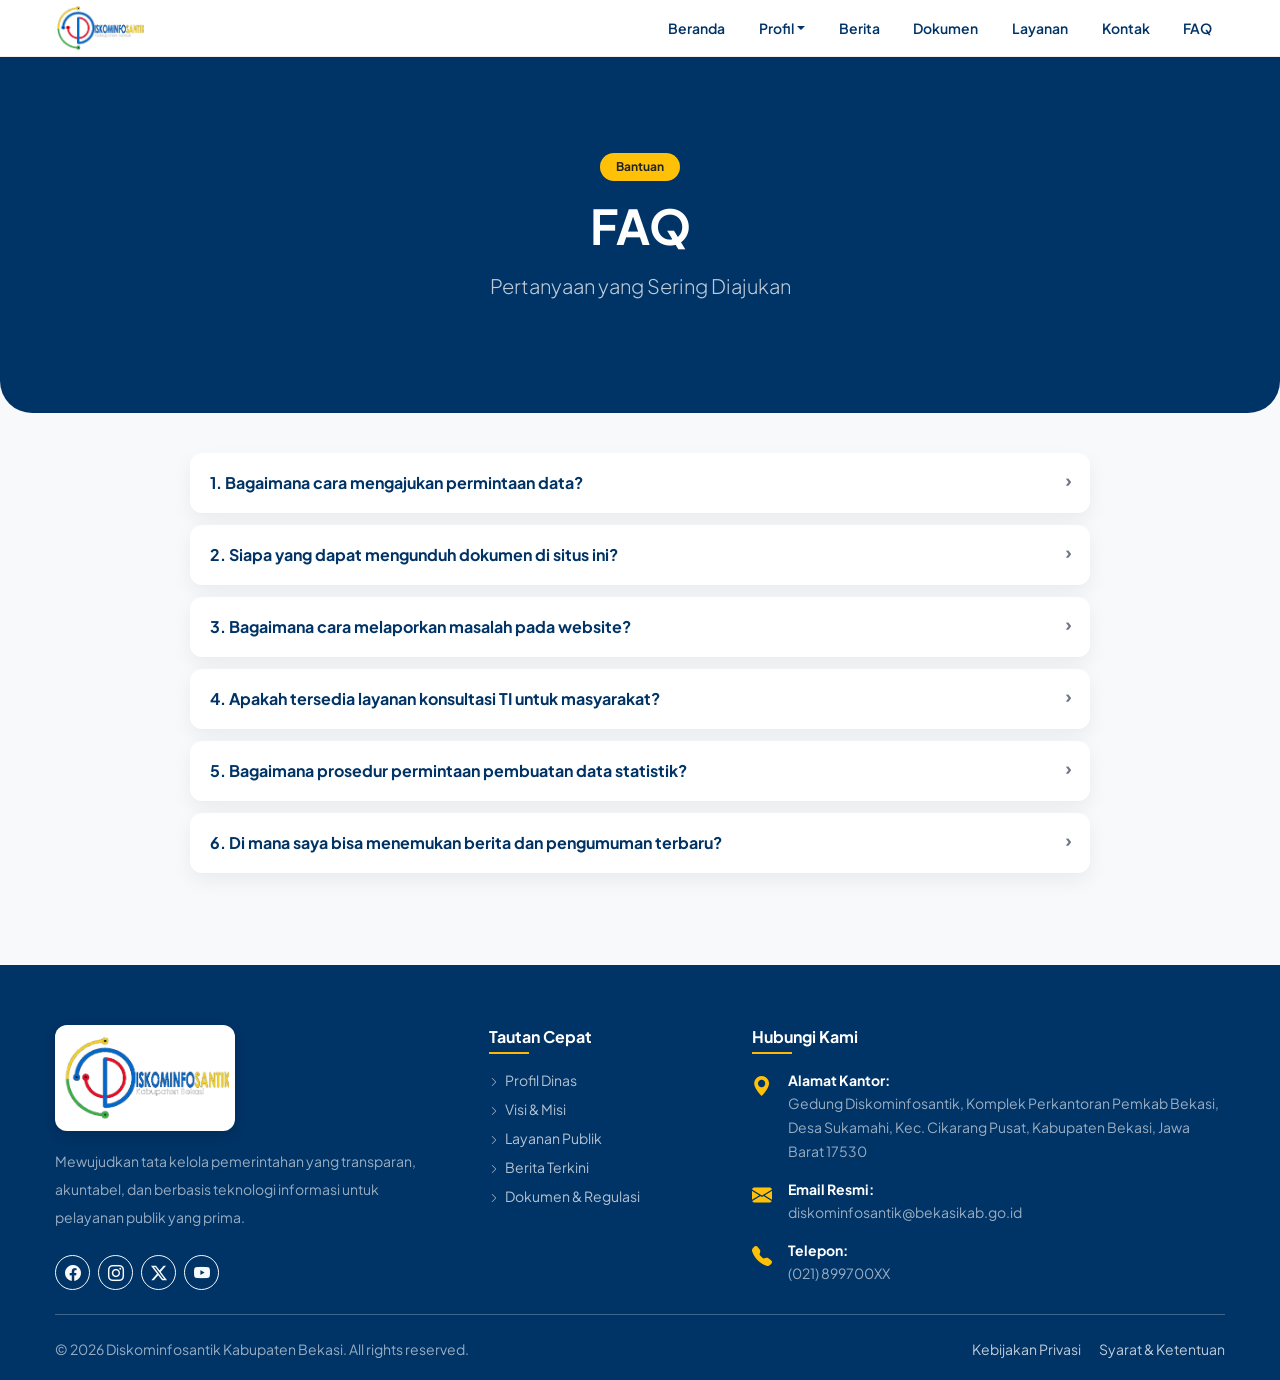
<file: pengunjung/faq.html>
<!DOCTYPE html>
<html lang="id">
  <head>
    <meta charset="utf-8"/>
    <meta name="viewport" content="width=device-width, initial-scale=1"/>
    <title>FAQ - Diskominfosantik</title>
    <link href="https://cdn.jsdelivr.net/npm/bootstrap@5.3.0/dist/css/bootstrap.min.css" rel="stylesheet">
    <link href="https://fonts.googleapis.com/css2?family=Plus+Jakarta+Sans:wght@400;600;700&display=swap" rel="stylesheet">
    <link rel="stylesheet" href="https://cdn.jsdelivr.net/npm/bootstrap-icons@1.11.0/font/bootstrap-icons.css">
    <link rel="stylesheet" href="../style.css">
  </head>
  <body>
    <div data-include="navbar.html"></div>
    <section class="py-5 bg-navy text-white text-center rounded-bottom-5">
      <div class="container py-5">
        <span class="badge bg-warning text-dark mb-3 px-3 py-2 fw-bold rounded-pill">Bantuan</span>
        <h1 class="display-5 fw-bold mb-3">FAQ</h1>
        <p class="opacity-75 lead">Pertanyaan yang Sering Diajukan</p>
      </div>
    </section>

    <main class="container" style="padding: 40px 15px">
      <section class="faq-container">
        <article class="faq-item">
          <button class="faq-question">
            1. Bagaimana cara mengajukan permintaan data?
          </button>
          <div class="faq-answer">
            Anda dapat mengajukan permintaan data melalui halaman
            <a href="layanan.php">Layanan</a> atau menghubungi kontak yang
            tercantum di bagian footer.
          </div>
        </article>

        <article class="faq-item">
          <button class="faq-question">
            2. Siapa yang dapat mengunduh dokumen di situs ini?
          </button>
          <div class="faq-answer">
            Dokumen publik dapat diunduh oleh siapa saja. Dokumen internal hanya
            tersedia untuk pegawai terkait.
          </div>
        </article>

        <article class="faq-item">
          <button class="faq-question">
            3. Bagaimana cara melaporkan masalah pada website?
          </button>
          <div class="faq-answer">
            Kirimkan laporan melalui kontak di footer atau lewat email resmi
            dinas yang tersedia pada halaman Kontak.
          </div>
        </article>

        <article class="faq-item">
          <button class="faq-question">
            4. Apakah tersedia layanan konsultasi TI untuk masyarakat?
          </button>
          <div class="faq-answer">
            Beberapa layanan konsultasi tersedia; silakan lihat halaman
            <a href="layanan.php">Layanan</a> untuk detail dan jadwal
            pendaftaran.
          </div>
        </article>

        <article class="faq-item">
          <button class="faq-question">
            5. Bagaimana prosedur permintaan pembuatan data statistik?
          </button>
          <div class="faq-answer">
            Ajukan permintaan resmi melalui formulir pada halaman
            <a href="layanan.php">Layanan</a> atau hubungi seksi statistik untuk
            panduan lengkap.
          </div>
        </article>

        <article class="faq-item">
          <button class="faq-question">
            6. Di mana saya bisa menemukan berita dan pengumuman terbaru?
          </button>
          <div class="faq-answer">
            Kunjungi halaman <a href="berita.php">Berita</a> untuk daftar
            artikel dan pengumuman terbaru dari dinas.
          </div>
        </article>
      </section>
    </main>

    <div data-include="footer.html"></div>

    <script src="https://cdn.jsdelivr.net/npm/bootstrap@5.3.0/dist/js/bootstrap.bundle.min.js"></script>
    <script src="../script.js"></script>
  </body>
</html>
</file>
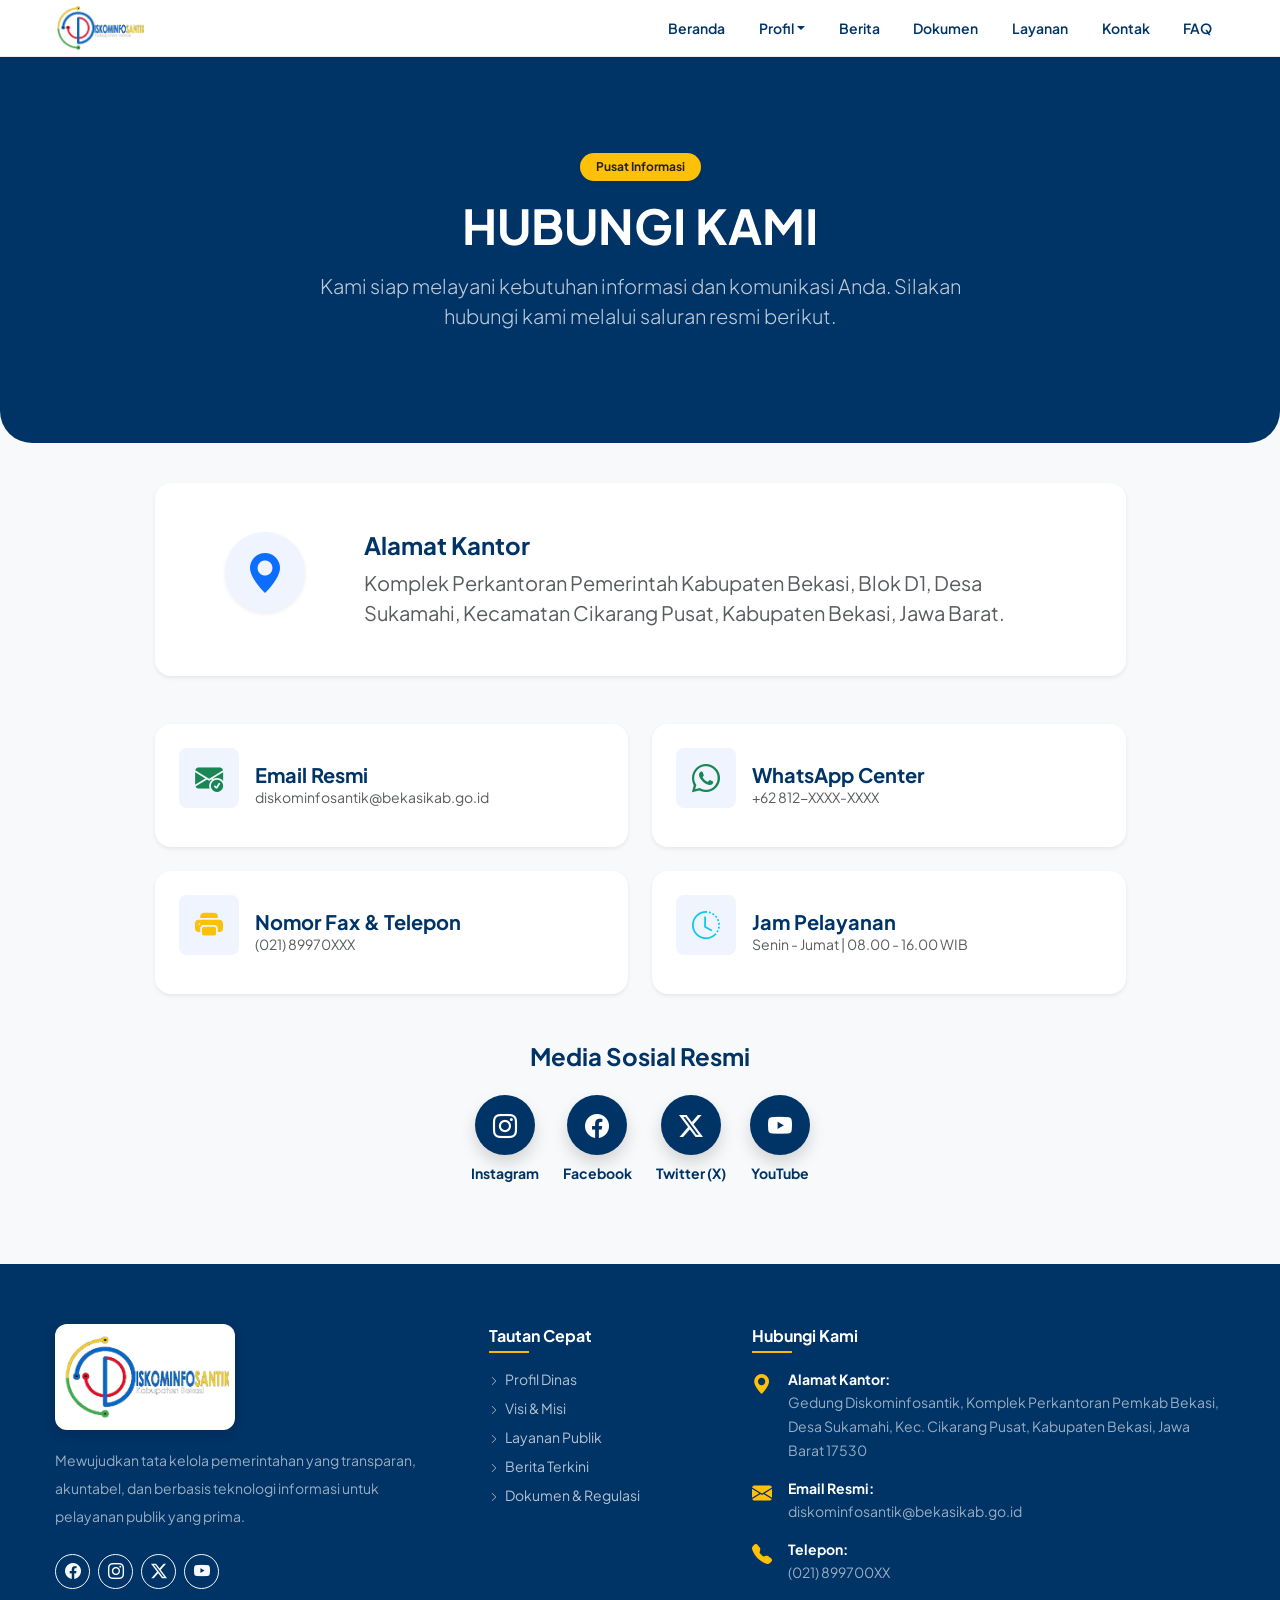
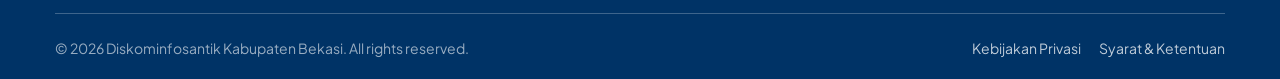
<file: pengunjung/kontak.html>
<!DOCTYPE html>
<html lang="id">
<head>
    <meta charset="UTF-8">
    <meta name="viewport" content="width=device-width, initial-scale=1.0">
    <title>Kontak Kami - Diskominfosantik Kabupaten Bekasi</title>
    <link href="https://cdn.jsdelivr.net/npm/bootstrap@5.3.0/dist/css/bootstrap.min.css" rel="stylesheet">
    <link href="https://fonts.googleapis.com/css2?family=Plus+Jakarta+Sans:wght@400;600;700&display=swap" rel="stylesheet">
    <link rel="stylesheet" href="https://cdn.jsdelivr.net/npm/bootstrap-icons@1.11.0/font/bootstrap-icons.css">
    <link rel="stylesheet" href="../style.css">
</head>
<body>

    <div data-include="navbar.html"></div>

    <section class="py-5 bg-navy text-white text-center rounded-bottom-5">
        <div class="container py-5">
            <span class="badge bg-warning text-dark mb-3 px-3 py-2 fw-bold rounded-pill shadow-sm">Pusat Informasi</span>
            <h1 class="display-5 fw-bold mb-3 text-white">HUBUNGI KAMI</h1>
            <p class="opacity-75 lead mx-auto" style="max-width: 700px;">
                Kami siap melayani kebutuhan informasi dan komunikasi Anda. Silakan hubungi kami melalui saluran resmi berikut.
            </p>
        </div>
    </section>

    <section class="py-3">
        <div class="container py-4">
            <div class="row g-4 justify-content-center">
                <div class="col-lg-10">
                    <div class="card p-4 p-md-5 border-0 shadow-sm rounded-4 mb-4">
                        <div class="row align-items-center">
                            <div class="col-md-2 col-12 text-center mb-3 mb-md-0">
                                <div class="icon-box bg-white text-primary rounded-circle shadow-sm d-flex align-items-center justify-content-center mx-auto" style="background-color: #f0f4ff !important; width: 80px; height: 80px;">
                                    <i class="bi bi-geo-alt-fill fs-1"></i>
                                </div>
                            </div>
                            <div class="col-md-10 col-12 text-center text-md-start ps-md-4">
                                <h4 class="fw-bold text-navy mb-2">Alamat Kantor</h4>
                                <p class="text-muted mb-0 fs-5 lh-base">
                                    Komplek Perkantoran Pemerintah Kabupaten Bekasi, Blok D1, Desa Sukamahi, Kecamatan Cikarang Pusat, Kabupaten Bekasi, Jawa Barat.
                                </p>
                            </div>
                        </div>
                    </div>
                </div>

                <div class="col-lg-10">
                    <div class="row g-4">
                        <div class="col-md-6">
                            <div class="card p-4 border-0 shadow-sm rounded-4 h-100">
                                <div class="d-flex align-items-center">
                                    <div class="icon-box bg-success bg-opacity-10 text-success rounded-3 p-3 me-3 d-flex align-items-center justify-content-center" style=" background-color: #f0f4ff !important; width: 60px; height: 60px;">
                                        <i class="bi bi-envelope-check-fill fs-3"></i>
                                    </div>
                                    <div>
                                        <h5 class="fw-bold text-navy mb-0">Email Resmi</h5>
                                        <p class="text-muted mb-0 small">diskominfosantik@bekasikab.go.id</p>
                                    </div>
                                </div>
                            </div>
                        </div>

                        <div class="col-md-6">
                            <div class="card p-4 border-0 shadow-sm rounded-4 h-100">
                                <div class="d-flex align-items-center">
                                    <div class="icon-box bg-success bg-opacity-10 text-success rounded-3 p-3 me-3 d-flex align-items-center justify-content-center" style=" background-color: #f0f4ff !important; width: 60px; height: 60px;">
                                        <i class="bi bi-whatsapp fs-3"></i>
                                    </div>
                                    <div>
                                        <h5 class="fw-bold text-navy mb-0">WhatsApp Center</h5>
                                        <p class="text-muted mb-0 small">+62 812-XXXX-XXXX</p>
                                    </div>
                                </div>
                            </div>
                        </div>

                        <div class="col-md-6">
                            <div class="card p-4 border-0 shadow-sm rounded-4 h-100">
                                <div class="d-flex align-items-center">
                                    <div class="icon-box bg-warning bg-opacity-10 text-warning rounded-3 p-3 me-3 d-flex align-items-center justify-content-center" style="background-color: #f0f4ff !important; width: 60px; height: 60px;">
                                        <i class="bi bi-printer-fill fs-3"></i>
                                    </div>
                                    <div>
                                        <h5 class="fw-bold text-navy mb-0">Nomor Fax & Telepon</h5>
                                        <p class="text-muted mb-0 small">(021) 89970XXX</p>
                                    </div>
                                </div>
                            </div>
                        </div>

                        <div class="col-md-6">
                            <div class="card p-4 border-0 shadow-sm rounded-4 h-100">
                                <div class="d-flex align-items-center">
                                    <div class="icon-box bg-info bg-opacity-10 text-info rounded-3 p-3 me-3 d-flex align-items-center justify-content-center" style="background-color: #f0f4ff !important; width: 60px; height: 60px;">
                                        <i class="bi bi-clock-history fs-3"></i>
                                    </div>
                                    <div>
                                        <h5 class="fw-bold text-navy mb-0">Jam Pelayanan</h5>
                                        <p class="text-muted mb-0 small">Senin - Jumat | 08.00 - 16.00 WIB</p>
                                    </div>
                                </div>
                            </div>
                        </div>
                    </div>
                </div>

                <div class="col-lg-10 text-center mt-5">
                    <h4 class="fw-bold text-navy mb-4">Media Sosial Resmi</h4>
                    <div class="d-flex justify-content-center flex-wrap gap-4">
                        <a href="#" class="text-decoration-none text-center">
                            <div class="icon-box bg-navy text-white rounded-circle shadow d-flex align-items-center justify-content-center mb-2 mx-auto" style="width: 60px; height: 60px;">
                                <i class="bi bi-instagram fs-4"></i>
                            </div>
                            <small class="fw-bold text-navy d-block">Instagram</small>
                        </a>
                        <a href="#" class="text-decoration-none text-center">
                            <div class="icon-box bg-navy text-white rounded-circle shadow d-flex align-items-center justify-content-center mb-2 mx-auto" style="width: 60px; height: 60px;">
                                <i class="bi bi-facebook fs-4"></i>
                            </div>
                            <small class="fw-bold text-navy d-block">Facebook</small>
                        </a>
                        <a href="#" class="text-decoration-none text-center">
                            <div class="icon-box bg-navy text-white rounded-circle shadow d-flex align-items-center justify-content-center mb-2 mx-auto" style="width: 60px; height: 60px;">
                                <i class="bi bi-twitter-x fs-4"></i>
                            </div>
                            <small class="fw-bold text-navy d-block">Twitter (X)</small>
                        </a>
                        <a href="#" class="text-decoration-none text-center">
                            <div class="icon-box bg-navy text-white rounded-circle shadow d-flex align-items-center justify-content-center mb-2 mx-auto" style="width: 60px; height: 60px;">
                                <i class="bi bi-youtube fs-4"></i>
                            </div>
                            <small class="fw-bold text-navy d-block">YouTube</small>
                        </a>
                    </div>
                </div>

            </div>
        </div>
    </section>

    <div data-include="footer.html"></div>

    <script src="https://cdn.jsdelivr.net/npm/bootstrap@5.3.0/dist/js/bootstrap.bundle.min.js"></script>
    <script src="../script.js"></script>
</body>
</html>
</file>
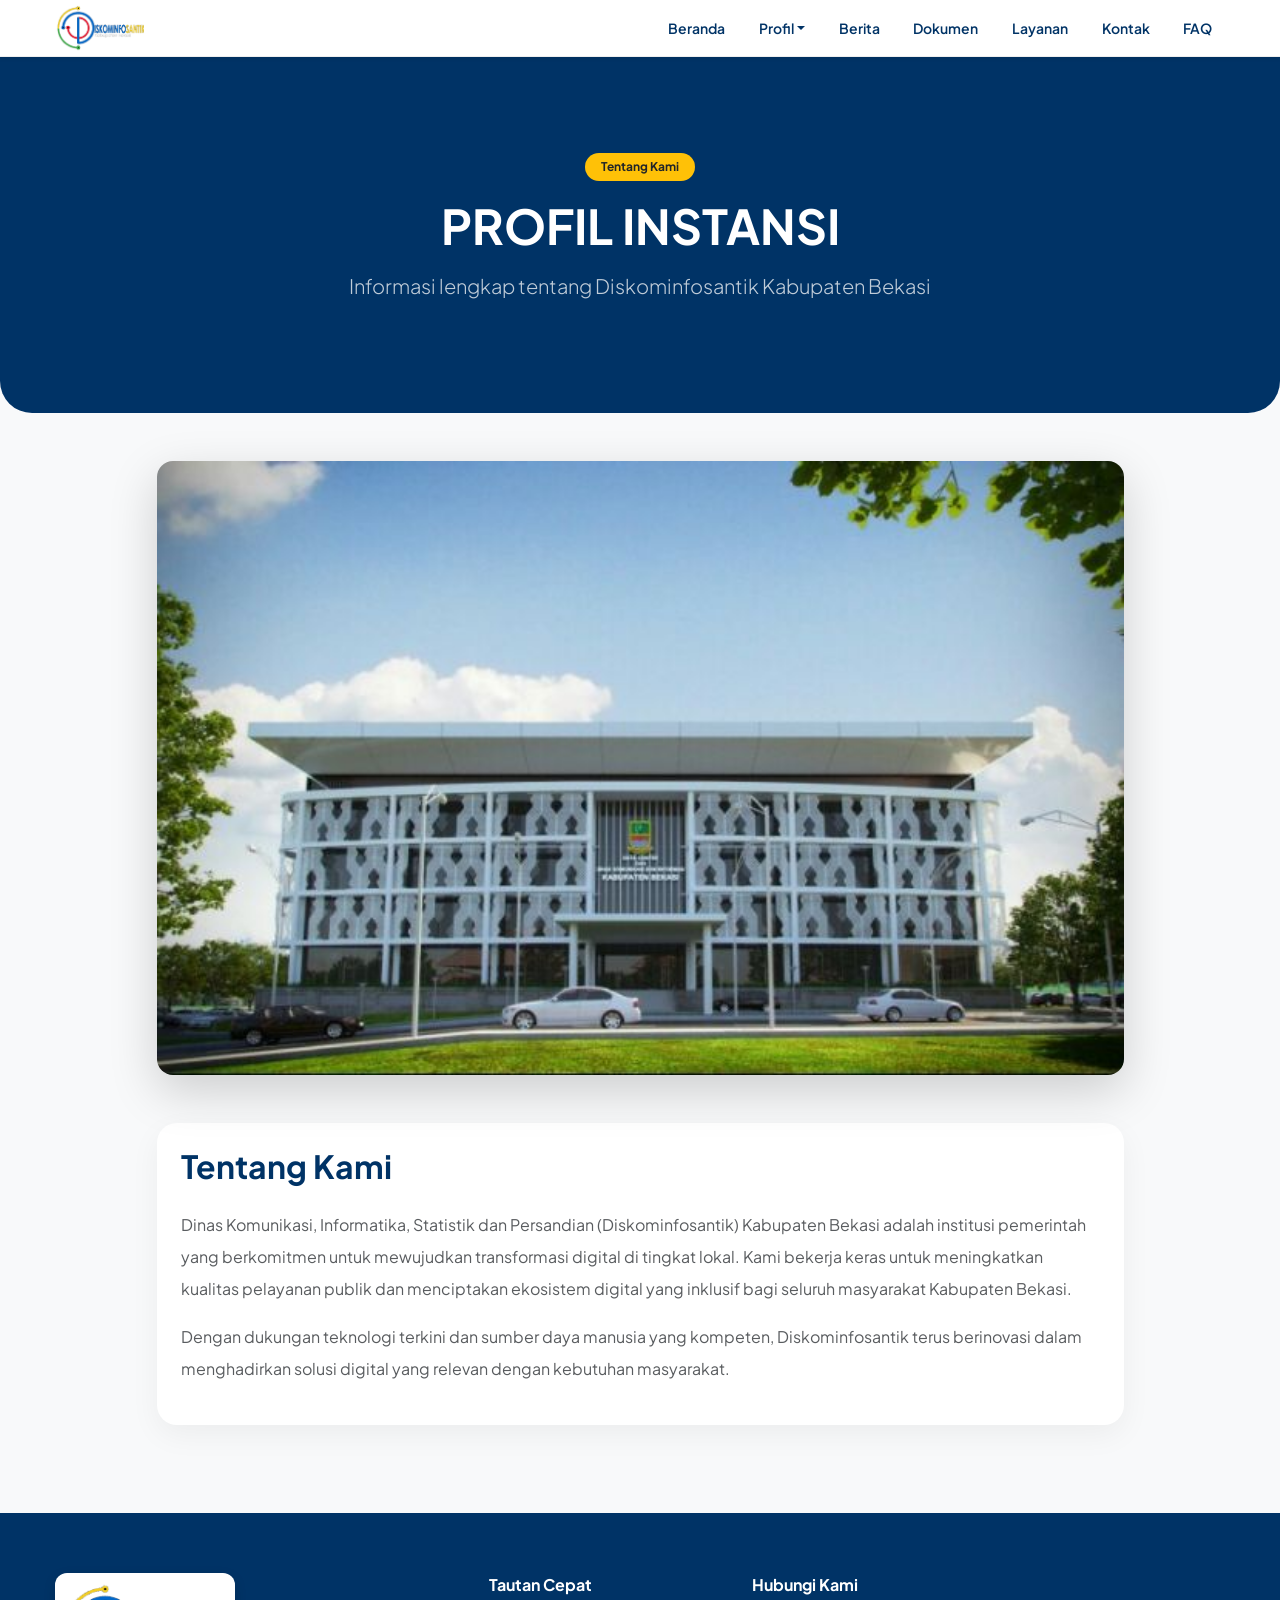
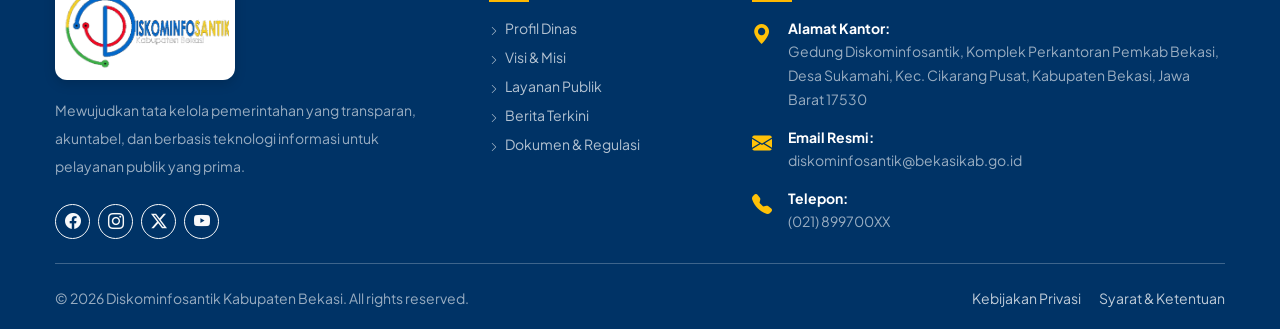
<file: pengunjung/profil.html>
<!DOCTYPE html>
<html lang="id">
  <head>
    <meta charset="UTF-8">
    <meta name="viewport" content="width=device-width, initial-scale=1.0">
    <title>Profil - Diskominfosantik Kabupaten Bekasi</title>
    <link href="https://cdn.jsdelivr.net/npm/bootstrap@5.3.0/dist/css/bootstrap.min.css" rel="stylesheet">
    <link href="https://fonts.googleapis.com/css2?family=Plus+Jakarta+Sans:wght@400;600;700&display=swap" rel="stylesheet">
    <link rel="stylesheet" href="https://cdn.jsdelivr.net/npm/bootstrap-icons@1.11.0/font/bootstrap-icons.css">
    <link rel="stylesheet" href="../style.css">
  </head>
  <body>
    <div data-include="navbar.html"></div>

    <section class="py-5 bg-navy text-white text-center rounded-bottom-5">
      <div class="container py-5">
        <span class="badge bg-warning text-dark mb-3 px-3 py-2 fw-bold rounded-pill">Tentang Kami</span>
        <h1 class="display-5 fw-bold mb-3">PROFIL INSTANSI</h1>
        <p class="opacity-75 lead">Informasi lengkap tentang Diskominfosantik Kabupaten Bekasi</p>
      </div>
    </section>

    <section class="py-5">
      <div class="container">
        <div class="row g-5 justify-content-center">
          <div class="col-lg-10">
            <img
              src="../assets/img/gambar gedung.jpg"
              class="img-fluid rounded-4 shadow-lg mb-5 w-100"
              alt="Gedung Instansi"
              style="object-fit: contain; width: 100%"
            />
            <div
              class="p-4"
              style="
                background: white;
                border-radius: 20px;
                box-shadow: 0 10px 30px rgba(0, 0, 0, 0.05);
              "
            >
              <h2 class="fw-bold text-navy mb-4">Tentang Kami</h2>
              <p class="text-muted lh-lg">
                Dinas Komunikasi, Informatika, Statistik dan Persandian
                (Diskominfosantik) Kabupaten Bekasi adalah institusi pemerintah
                yang berkomitmen untuk mewujudkan transformasi digital di
                tingkat lokal. Kami bekerja keras untuk meningkatkan kualitas
                pelayanan publik dan menciptakan ekosistem digital yang inklusif
                bagi seluruh masyarakat Kabupaten Bekasi.
              </p>
              <p class="text-muted lh-lg">
                Dengan dukungan teknologi terkini dan sumber daya manusia yang
                kompeten, Diskominfosantik terus berinovasi dalam menghadirkan
                solusi digital yang relevan dengan kebutuhan masyarakat.
              </p>
            </div>
          </div>
        </div>
      </div>
    </section>

    <div data-include="footer.html"></div>

    <script src="https://cdn.jsdelivr.net/npm/bootstrap@5.3.0/dist/js/bootstrap.bundle.min.js"></script>
    <script src="../script.js"></script>
  </body>
</html>
</file>
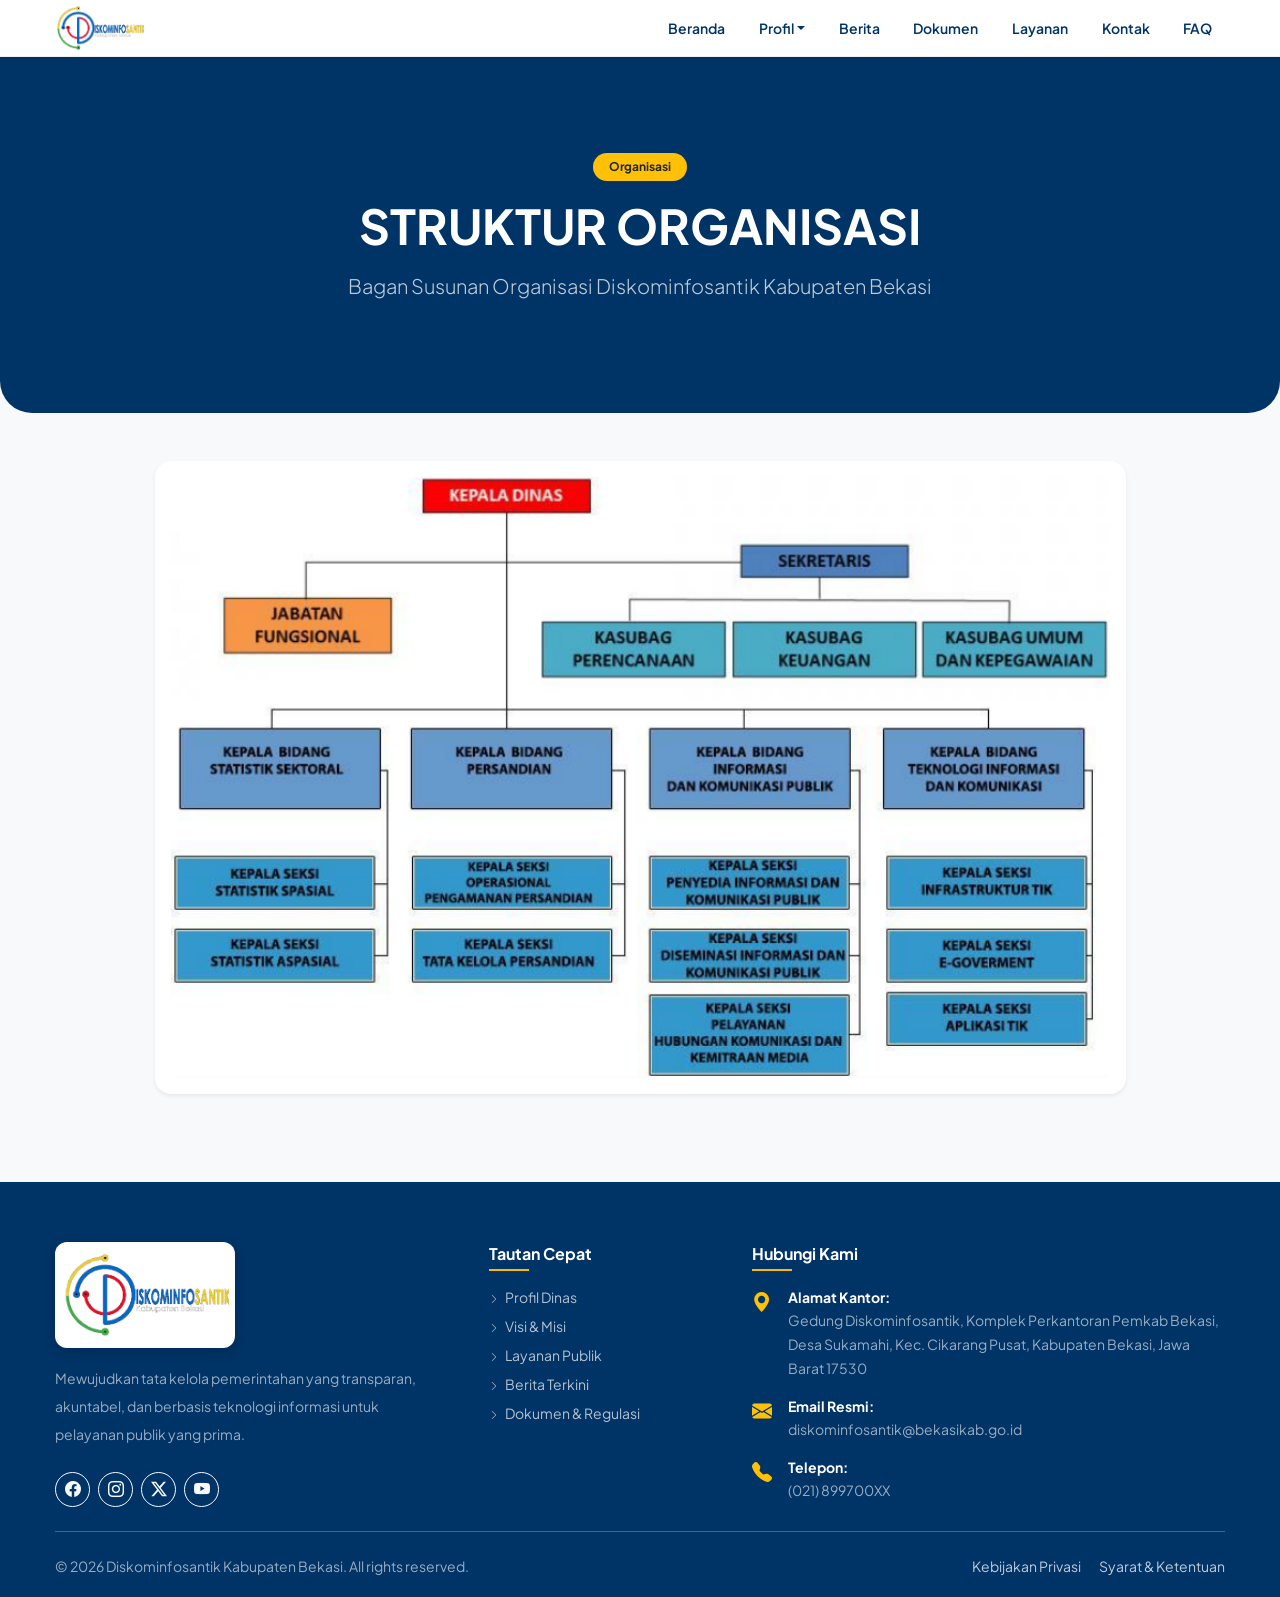
<file: pengunjung/struktur-organisasi.html>
<!DOCTYPE html>
<html lang="id">
  <head>
    <meta charset="UTF-8">
    <meta name="viewport" content="width=device-width, initial-scale=1.0">
    <title>Struktur Organisasi - Diskominfosantik Kabupaten Bekasi</title>
    <link href="https://cdn.jsdelivr.net/npm/bootstrap@5.3.0/dist/css/bootstrap.min.css" rel="stylesheet">
    <link href="https://fonts.googleapis.com/css2?family=Plus+Jakarta+Sans:wght@400;600;700&display=swap" rel="stylesheet">
    <link rel="stylesheet" href="https://cdn.jsdelivr.net/npm/bootstrap-icons@1.11.0/font/bootstrap-icons.css">
    <link rel="stylesheet" href="../style.css">
  </head>
  <body>
    <div data-include="navbar.html"></div>

    <section class="py-5 bg-navy text-white text-center rounded-bottom-5">
      <div class="container py-5">
        <span class="badge bg-warning text-dark mb-3 px-3 py-2 fw-bold rounded-pill">Organisasi</span>
        <h1 class="display-5 fw-bold mb-3">STRUKTUR ORGANISASI</h1>
        <p class="opacity-75 lead">
          Bagan Susunan Organisasi Diskominfosantik Kabupaten Bekasi
        </p>
      </div>
    </section>

    <section class="py-5">
      <div class="container">
        <div class="row justify-content-center">
          <div class="col-lg-10 text-center">
            
            <div class="card border-0 shadow-sm rounded-4 overflow-hidden p-3 bg-white">
              <img 
                src="../assets/img/struktur-organisasi.png" 
                class="img-fluid rounded-3 w-100" 
                alt="Bagan Struktur Organisasi Diskominfosantik"
                onerror="this.src='https://via.placeholder.com/1200x800?text=Gambar+Struktur+Organisasi+Belum+Diupload'"
              >
            </div>

          </div>
        </div>
      </div>
    </section>

    <div data-include="footer.html"></div>

    <script src="https://cdn.jsdelivr.net/npm/bootstrap@5.3.0/dist/js/bootstrap.bundle.min.js"></script>
    <script src="../script.js"></script>
  </body>
</html>
</file>
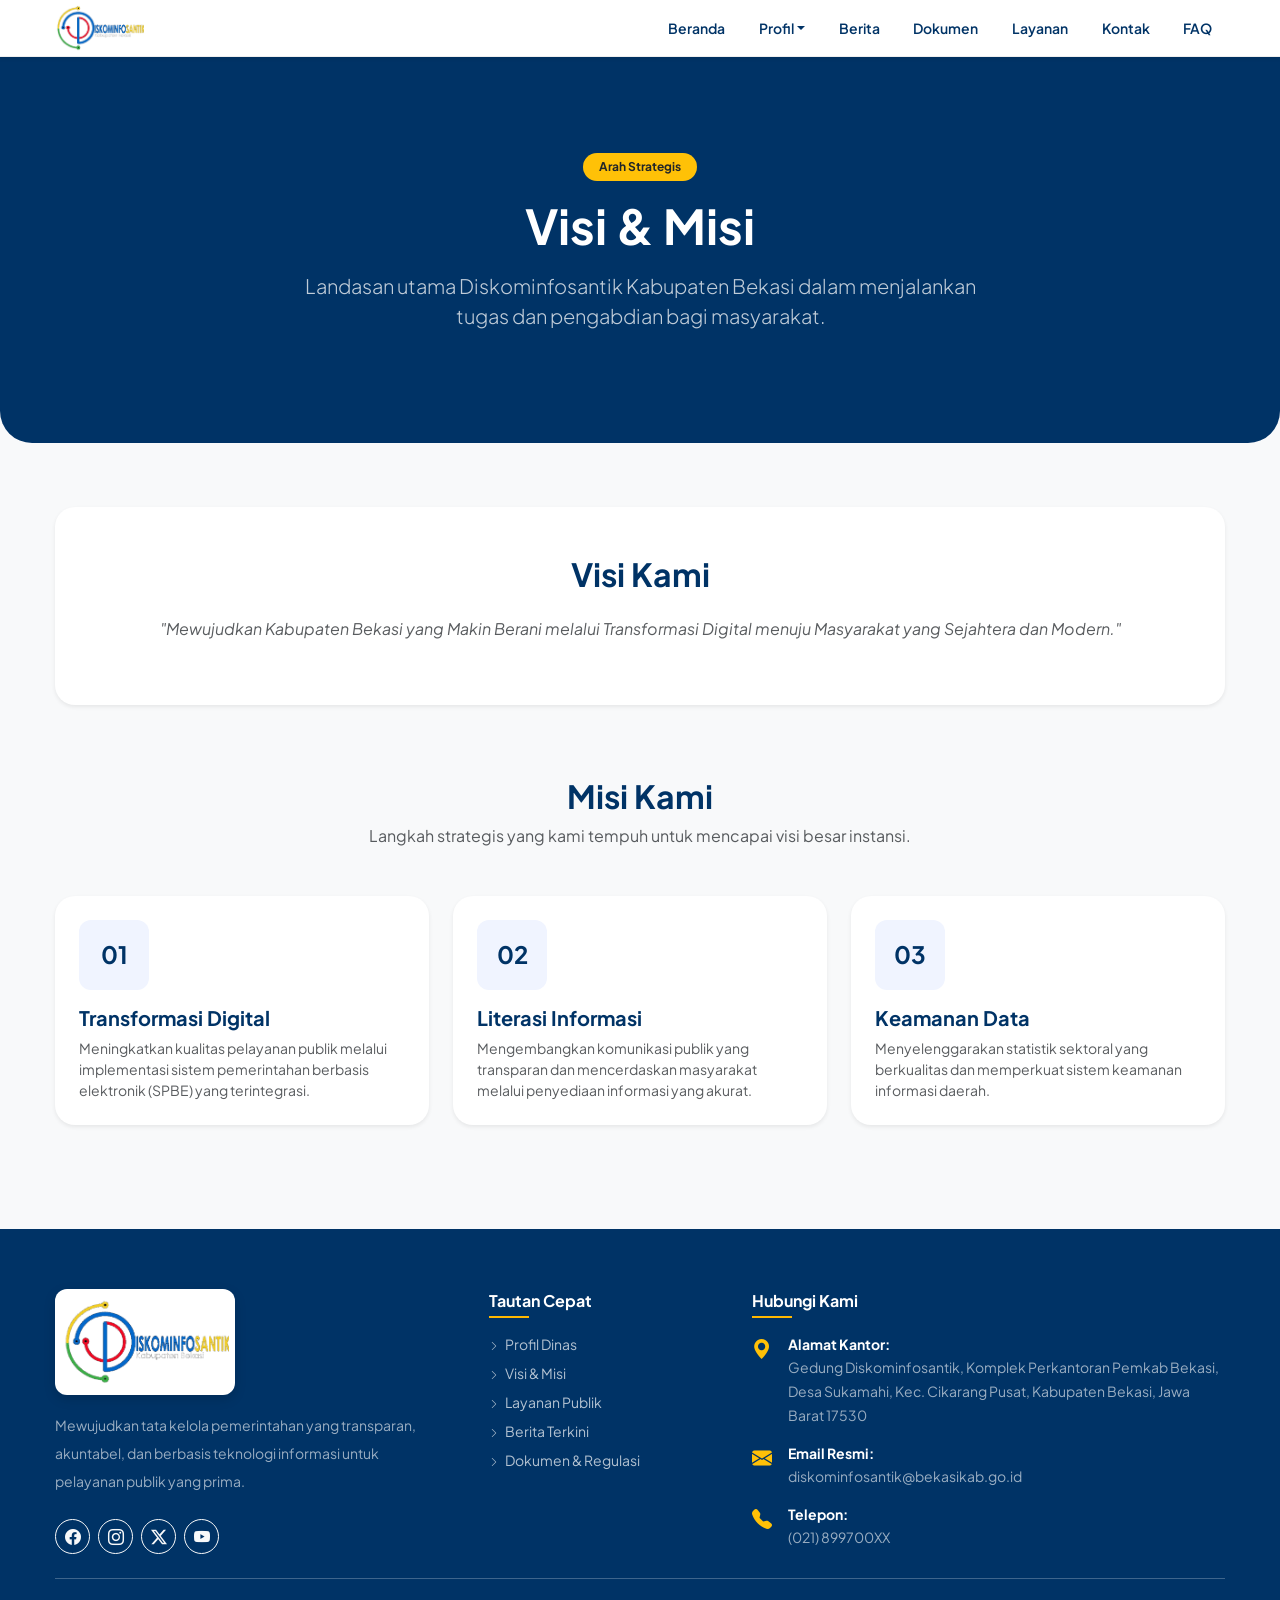
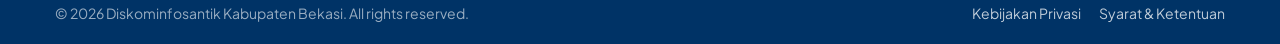
<file: pengunjung/visidanmisi.html>
<!DOCTYPE html>
<html lang="id">
<head>
    <meta charset="UTF-8">
    <meta name="viewport" content="width=device-width, initial-scale=1.0">
    <title>Visi & Misi - Diskominfosantik Kabupaten Bekasi</title>
    <link href="https://cdn.jsdelivr.net/npm/bootstrap@5.3.0/dist/css/bootstrap.min.css" rel="stylesheet">
    <link href="https://fonts.googleapis.com/css2?family=Plus+Jakarta+Sans:wght@400;600;700&display=swap" rel="stylesheet">
    <link rel="stylesheet" href="https://cdn.jsdelivr.net/npm/bootstrap-icons@1.11.0/font/bootstrap-icons.css">
    <link rel="stylesheet" href="../style.css">
</head>
<body>

    <div data-include="navbar.html"></div>

    <section class="py-5 bg-navy text-white rounded-bottom-5">
        <div class="container py-5 text-center">
            <span class="badge bg-warning text-dark mb-3 px-3 py-2 fw-bold rounded-pill">Arah Strategis</span>
            <h1 class="display-5 fw-bold mb-3">Visi & Misi</h1>
            <p class="opacity-75 lead mx-auto" style="max-width: 700px;">
                Landasan utama Diskominfosantik Kabupaten Bekasi dalam menjalankan tugas dan pengabdian bagi masyarakat.
            </p>
        </div>
    </section>

    <section class="py-3">
        <div class="container py-5">
            <div class="row g-5">
                <div class="col-lg-12 mb-4">
                    <div class="card p-5 border-0 shadow-sm text-center bg-white" style="border-radius: 20px;">
                        <h2 class="fw-bold text-navy mb-4">Visi Kami</h2>
                        <p class="fst-italic text-muted lh-base px-lg-5">
                            "Mewujudkan Kabupaten Bekasi yang Makin Berani melalui Transformasi Digital menuju Masyarakat yang Sejahtera dan Modern."
                        </p>
                    </div>
                </div>

                <div class="col-lg-12">
                    <div class="text-center mb-5">
                        <h2 class="fw-bold text-navy">Misi Kami</h2>
                        <p class="text-muted">Langkah strategis yang kami tempuh untuk mencapai visi besar instansi.</p>
                    </div>
                    <div class="row g-4 justify-content-center text-start">
                        <div class="col-md-4">
                            <div class="card p-4 h-100 border-0 shadow-sm" style="border-radius: 20px;">
                                <div class="icon-box text-navy mb-3" style="background-color: #f0f4ff !important;">
                                    <span class="h4 fw-bold mb-0">01</span>
                                </div>
                                <h5 class="fw-bold text-navy">Transformasi Digital</h5>
                                <p class="small text-muted mb-0">Meningkatkan kualitas pelayanan publik melalui implementasi sistem pemerintahan berbasis elektronik (SPBE) yang terintegrasi.</p>
                            </div>
                        </div>
                        <div class="col-md-4">
                            <div class="card p-4 h-100 border-0 shadow-sm" style="border-radius: 20px;">
                                <div class="icon-box text-navy mb-3" style="background-color: #f0f4ff !important;">
                                    <span class="h4 fw-bold mb-0">02</span>
                                </div>
                                <h5 class="fw-bold text-navy">Literasi Informasi</h5>
                                <p class="small text-muted mb-0">Mengembangkan komunikasi publik yang transparan dan mencerdaskan masyarakat melalui penyediaan informasi yang akurat.</p>
                            </div>
                        </div>
                        <div class="col-md-4">
                            <div class="card p-4 h-100 border-0 shadow-sm" style="border-radius: 20px;">
                                <div class="icon-box text-navy mb-3" style="background-color: #f0f4ff !important;">
                                    <span class="h4 fw-bold mb-0">03</span>
                                </div>
                                <h5 class="fw-bold text-navy">Keamanan Data</h5>
                                <p class="small text-muted mb-0">Menyelenggarakan statistik sektoral yang berkualitas dan memperkuat sistem keamanan informasi daerah.</p>
                            </div>
                        </div>
                    </div>
                </div>
            </div>
        </div>
    </section>

    <div data-include="footer.html"></div>

    <script src="https://cdn.jsdelivr.net/npm/bootstrap@5.3.0/dist/js/bootstrap.bundle.min.js"></script>
    <script src="../script.js"></script>
</body>
</html>
</file>
<file: style.css>
﻿/* ===== GLOBAL STYLES ===== */
:root {
  --sidebar-width: 280px;
}

* {
  margin: 0;
  padding: 0;
  box-sizing: border-box;
}

body {
  font-family: "Plus Jakarta Sans", sans-serif;
  background-color: #f8f9fa;
  margin: 0;
  padding: 0;
}

.container {
  max-width: 1200px !important;
  width: 100%;
  margin: 0 auto;
  padding: 0 15px;
}

/* ===== COLOR UTILITIES ===== */
.bg-navy {
  background-color: #003366;
}

.text-navy {
  color: #003366;
}

.text-gold {
  color: #ffb800;
}

.bg-purple {
  background-color: #a855f7;
}

.text-purple {
  color: #a855f7;
}

.bg-orange {
  background-color: #f97316;
}

.text-orange {
  color: #f97316;
}

.bg-teal {
  background-color: #14b8a6;
}

.text-teal {
  color: #14b8a6;
}

.bg-pink {
  background-color: #ec4899;
}

.text-pink {
  color: #ec4899;
}

.border-navy {
  border: 2px solid #003366 !important;
}

/* ===== NAVBAR STYLES ===== */
.navbar {
  background: white;
  border-bottom: 1px solid #eee;
  padding: 0.2rem 0 !important;
  min-height: 55px;
}

.navbar-brand {
  padding-top: 0 !important;
  padding-bottom: 0 !important;
}

.navbar-nav .nav-link {
  font-size: 14px;
  padding: 0.5rem 0.8rem !important;
}

.navbar-brand .logo-box{
  height: 50px;
  width: auto;
  object-fit: contain;
}

.brand-text .text-navy {
  color: #003366;
}

.kepanjangan-text {
  font-size: 10px;
  line-height: 1.2;
  max-width: 300px;
  font-weight: 500;
}

.dropdown-menu {
  padding: 1rem;
  min-width: 200px;
  box-shadow: 0 10px 30px rgba(0, 0, 0, 0.1) !important;
}

.dropdown-item {
  padding: 0.6rem 1rem;
  border-radius: 8px;
  font-size: 14px;
  font-weight: 500;
  color: #475569;
}

.dropdown-item:hover {
  background-color: #f1f5f9;
  color: #003366;
}

/* ===== HERO SECTION ===== */
.hero-section {
  background: linear-gradient(135deg, #0056b3 0%, #003366 100%);
  color: white;
  padding: 80px 0;
  border-radius: 0 0 50px 50px;
  margin-bottom: 0;
}

.hero-img-card {
  background: rgba(255, 255, 255, 0.1);
  backdrop-filter: blur(10px);
  border-radius: 20px;
  padding: 15px;
  border: 1px solid rgba(255, 255, 255, 0.2);
}

/* ===== SERVICE CARDS ===== */
.service-card {
  border: none;
  border-radius: 20px;
  transition: transform 0.3s ease, box-shadow 0.3s ease;
  box-shadow: 0 10px 30px rgba(0, 0, 0, 0.05);
  padding: 20px;
  height: 100%;
  text-align: center;
  display: flex;
  flex-direction: column;
  align-items: center;
}

.service-card:hover {
  transform: translateY(-10px);
  box-shadow: 0 15px 30px rgba(0, 51, 102, 0.1) !important;
}

.icon-box {
  width: 70px;
  height: 70px;
  border-radius: 12px;
  display: flex;
  align-items: center;
  justify-content: center;
  margin-bottom: 15px;
  background-color: #003366 !important;
}

.service-number {
  font-size: 32px;
  font-weight: 700;
  color: white !important;
}

/* ===== NEWS CARDS ===== */
.news-card-main {
  border-radius: 20px;
  overflow: hidden;
  position: relative;
  color: white;
  height: 400px;
  background-size: cover !important;
  background-position: center !important;
}

.news-overlay {
  background: linear-gradient(to top, rgba(0, 0, 0, 0.8), transparent);
  position: absolute;
  bottom: 0;
  width: 100%;
  padding: 20px;
}

.news-tag {
  position: absolute;
  top: 20px;
  left: 20px;
  z-index: 2;
}

.news-card-small {
  border: none;
  border-radius: 20px;
  transition: all 0.3s;
  background: #fff;
}

.news-card-small:hover {
  background: #f1f5f9;
}

.img-news-small {
  width: 100%;
  height: 100px;
  object-fit: cover;
  border-radius: 12px;
}

/* ===== SAMBUTAN SECTION ===== */
.sambutan-card {
  border: none;
  border-radius: 30px;
  box-shadow: 0 20px 40px rgba(0, 0, 0, 0.05);
  overflow: hidden;
}

.quote-icon {
  width: 60px;
  height: 60px;
  background: var(--gold-accent);
  color: white;
  border-radius: 15px;
  display: flex;
  align-items: center;
  justify-content: center;
  font-size: 24px;
  margin-bottom: 25px;
}

.sambutan-text {
  line-height: 1.8;
  color: var(--text-muted);
}

/* ===== BUTTON STYLES ===== */
.btn-outline-navy {
  border: 2px solid #003366;
  color: #003366;
  font-weight: 600;
  transition: all 0.3s;
}

.btn-outline-navy:hover {
  background-color: #003366;
  color: #ffffff;
}

.btn-navy-dark {
  background-color: #003366;
  color: white;
  transition: all 0.3s;
}

.btn-navy-dark:hover {
  background-color: #002347;
  color: white;
  transform: translateY(-3px);
  box-shadow: 0 10px 20px rgba(0, 51, 102, 0.2);
}

/* ===== ARTICLE SECTION ===== */
.article-body p {
  margin-bottom: 1.5rem;
  color: #475569;
  line-height: 1.8;
}

.article-body .content-text p {
  margin-bottom: 1.5rem;
  font-size: 1.1rem;
}

.breadcrumb-item + .breadcrumb-item::before {
  content: "|";
  color: #cbd5e1;
}

/* ===== GENERAL SECTION ===== */
section {
  margin-left: auto;
  margin-right: auto;
}

/* ===== FOOTER ===== */
footer {
  background: #003366;
  color: rgba(255, 255, 255, 0.8);
  padding: 60px 0 20px;
  margin-top: 40px;
}

#footer .logo-box {
  width: 180px;
  height: auto;
  object-fit: contain;
  background-color: #ffffff; 
  padding: 6px;
  border-radius: 12px;
  box-shadow: 0 4px 12px rgba(0, 0, 0, 0.15);
  margin-right: 15px; 
}

#footer a.link-light {
  color: rgba(255, 255, 255, 0.7) !important;
  transition: all 0.3s ease;
}

#footer a.link-light:hover {
  color: #ffb800 !important;
  padding-left: 5px;
}

/* Tombol Sosmed */
.social-btn {
  width: 35px;
  height: 35px;
  display: flex;
  align-items: center;
  justify-content: center;
  transition: all 0.3s;
}

.social-btn:hover {
  background-color: #ffb800;
  border-color: #ffb800;
  color: #003366;
  transform: translateY(-3px);
}

/* ===== SPECIAL EFFECTS ===== */
.shadow-glow-pink {
  box-shadow: 0 0 25px rgba(236, 72, 153, 0.2);
  border: 1px solid rgba(236, 72, 153, 0.3) !important;
}

/* ===== RESPONSIVE DESIGN ===== */
@media (max-width: 768px) {
  .container {
    padding: 0 15px;
  }

  .hero-section {
    padding: 50px 0 30px;
  }

  .service-card {
    padding: 15px;
  }

  .navbar-nav .nav-link {
    font-size: 13px;
    padding: 0.4rem 0.6rem !important;
  }

  .kepanjangan-text {
    font-size: 8px;
  }

  .news-card-main {
    height: 250px;
  }
}

@media (max-width: 576px) {
  .container {
    padding: 0 12px;
  }

  .hero-section {
    padding: 40px 0 20px;
    border-radius: 0 0 30px 30px;
  }

  .service-card {
    padding: 12px;
  }

  .navbar-nav .nav-link {
    font-size: 12px;
    padding: 0.3rem 0.5rem !important;
  }

  .news-card-main {
    height: 200px;
  }
}

/* ===== FAQ / ACCORDION ===== */
.faq-container {
  max-width: 900px;
  margin: 0 auto;
  display: block;
  gap: 12px;
}
.faq-item {
  background: #ffffff;
  border-radius: 12px;
  box-shadow: 0 8px 20px rgba(2, 6, 23, 0.06);
  margin-bottom: 12px;
  overflow: hidden;
  position: relative;
}
.faq-question {
  width: 100%;
  text-align: left;
  padding: 18px 20px;
  padding-right: 48px;
  background: transparent;
  border: none;
  font-size: 16px;
  font-weight: 700;
  color: #003366;
  cursor: pointer;
}
.faq-question:focus {
  outline: none;
}
.faq-answer {
  padding: 0 20px 0 20px;
  color: #475569;
  line-height: 1.7;
  max-height: 0;
  overflow: hidden;
  transition: max-height 0.36s cubic-bezier(0.2, 0.9, 0.2, 1),
    padding 0.28s ease, opacity 0.28s ease;
  opacity: 0;
  display: block;
}
.faq-item.open .faq-answer {
  padding: 12px 20px 18px 20px;
  opacity: 1;
  max-height: 1200px;
}

.faq-question::after {
  content: "\203A";
  position: absolute;
  right: 18px;
  top: 18px;
  transform: rotate(0deg);
  transition: transform 0.28s ease, color 0.2s ease;
  font-size: 18px;
  color: #6b7280;
  line-height: 1;
}
.faq-item.open .faq-question::after {
  transform: rotate(90deg);
  color: #003366;
}
/* ===== ADMIN PAGES STYLES ===== */

.sidebar {
  width: var(--sidebar-width);
  height: 100vh;
  position: fixed;
  background: #003366;
  color: white;
  overflow: hidden;
  transition: all 0.3s;
  z-index: 1000;
  display: flex;
  flex-direction: column;
}

.sidebar .logo-box {
  width: 45px;
  object-fit: contain;
  background-color: white;
  margin-left: 10px;
  margin-right: 15px;
  padding: 2px;
  border-radius: 8px;
}

.nav-admin-link {
  color: rgba(255, 255, 255, 0.7);
  text-decoration: none;
  padding: 12px 25px;
  display: flex;
  align-items: center;
  border-radius: 10px;
  margin: 2px 15px;
  transition: 0.3s;
  flex-shrink: 0;
  font-size: 16px;
  font-weight: 500;
}

.nav-admin-link:hover,
.nav-admin-link.active {
  background: rgba(255, 255, 255, 0.1);
  color: #ffb800;
}

/* Main Content Area */
.main-content {
  margin-left: var(--sidebar-width);
  padding: 30px;
}

/* Admin Cards - Grouped */
.stat-card,
.admin-card,
.card-editor,
.editor-card,
.settings-card,
.message-card,
.user-card {
  border: none;
  border-radius: 20px;
  transition: 0.3s;
}

.admin-card,
.card-editor,
.editor-card,
.settings-card,
.user-card {
  box-shadow: 0 10px 30px rgba(0, 0, 0, 0.05);
}

/* ===== LOGIN PAGE STYLES ===== */
.login-page-body {
  font-family: "Plus Jakarta Sans", sans-serif;
  background-color: #f1f5f9;
  height: 100vh;
  display: flex;
  align-items: center;
  justify-content: center;
  margin: 0;
  padding: 0;
}

.login-container {
  width: 100%;
  display: flex;
  align-items: center;
  justify-content: center;
  padding: 15px;
}

.login-card {
  width: 100%;
  max-width: 500px;
  border: none;
  border-radius: 25px;
  box-shadow: 0 20px 40px rgba(0, 0, 0, 0.1);
  background: white;
}

.login-card-body {
  padding: 2rem;
}

@media (min-width: 768px) {
  .login-card-body {
    padding: 3rem;
  }
}

.login-page-body .logo-box {
  width: 60px;
  background-color: white;
  border-radius: 15px;
  margin: 0 auto 20px;
  box-shadow: 0 4px 12px rgba(0, 51, 102, 0.15);
}

.login-card .form-label {
  font-size: 0.875rem;
  font-weight: 600;
  color: #003366;
  margin-bottom: 0.75rem;
}

.login-card .form-control,
.login-card .input-group-text {
  padding: 12px 20px;
  border-radius: 12px;
  border: 1px solid #e2e8f0;
  font-family: "Plus Jakarta Sans", sans-serif;
}

.login-card .form-control:focus {
  border-color: #003366;
  box-shadow: none;
  background-color: #f8fafb;
}

.login-card .input-group-text {
  background-color: #f8fafb;
  border-color: #e2e8f0;
  cursor: pointer;
}

.login-card .input-group-text:hover {
  background-color: #f1f5f9;
}

.btn-navy-login {
  background-color: #003366;
  color: white;
  border: none;
  font-weight: 700;
  font-size: 1rem;
  padding: 14px 20px;
  border-radius: 50px;
  transition: all 0.3s ease;
  box-shadow: 0 4px 12px rgba(0, 51, 102, 0.2);
}

.btn-navy-login:hover {
  background-color: #002244;
  color: white;
  transform: translateY(-2px);
  box-shadow: 0 6px 16px rgba(0, 51, 102, 0.3);
}

.btn-navy-login:active {
  transform: translateY(0);
  box-shadow: 0 2px 8px rgba(0, 51, 102, 0.2);
}
</file>
